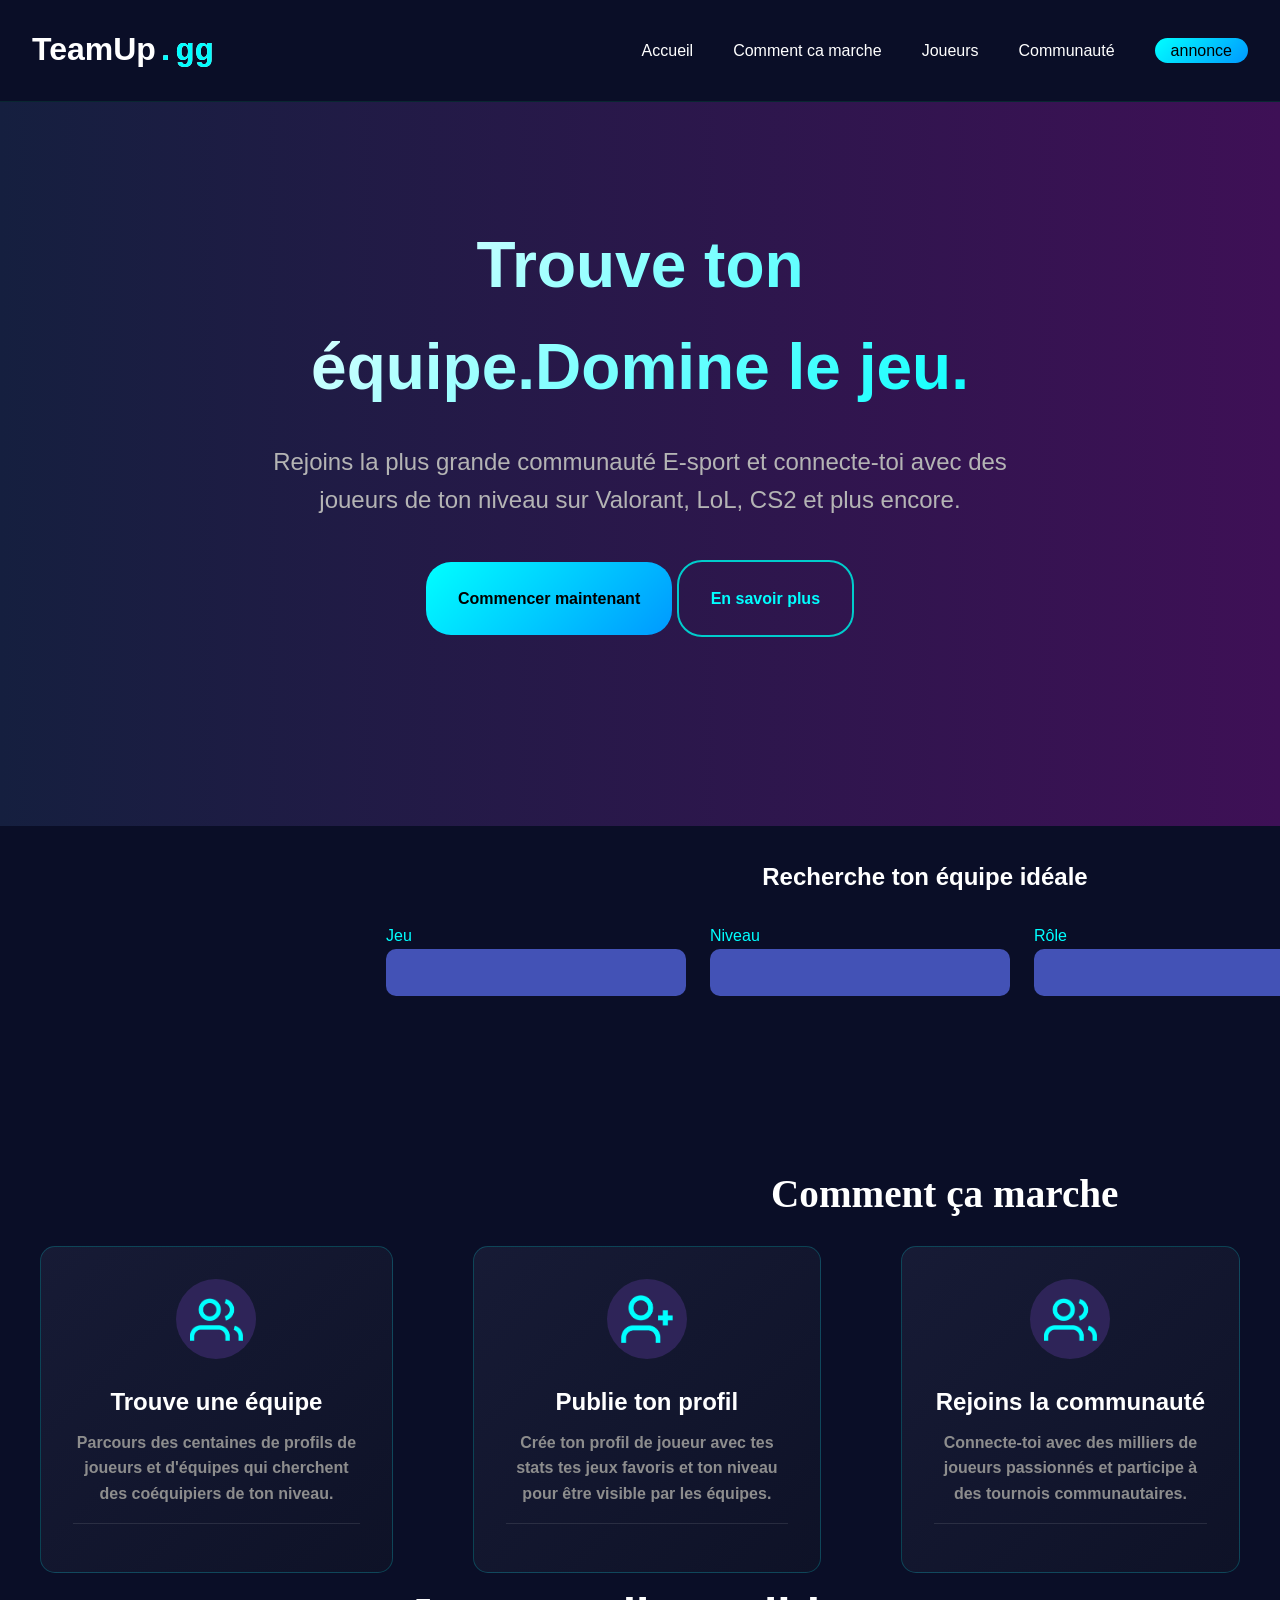
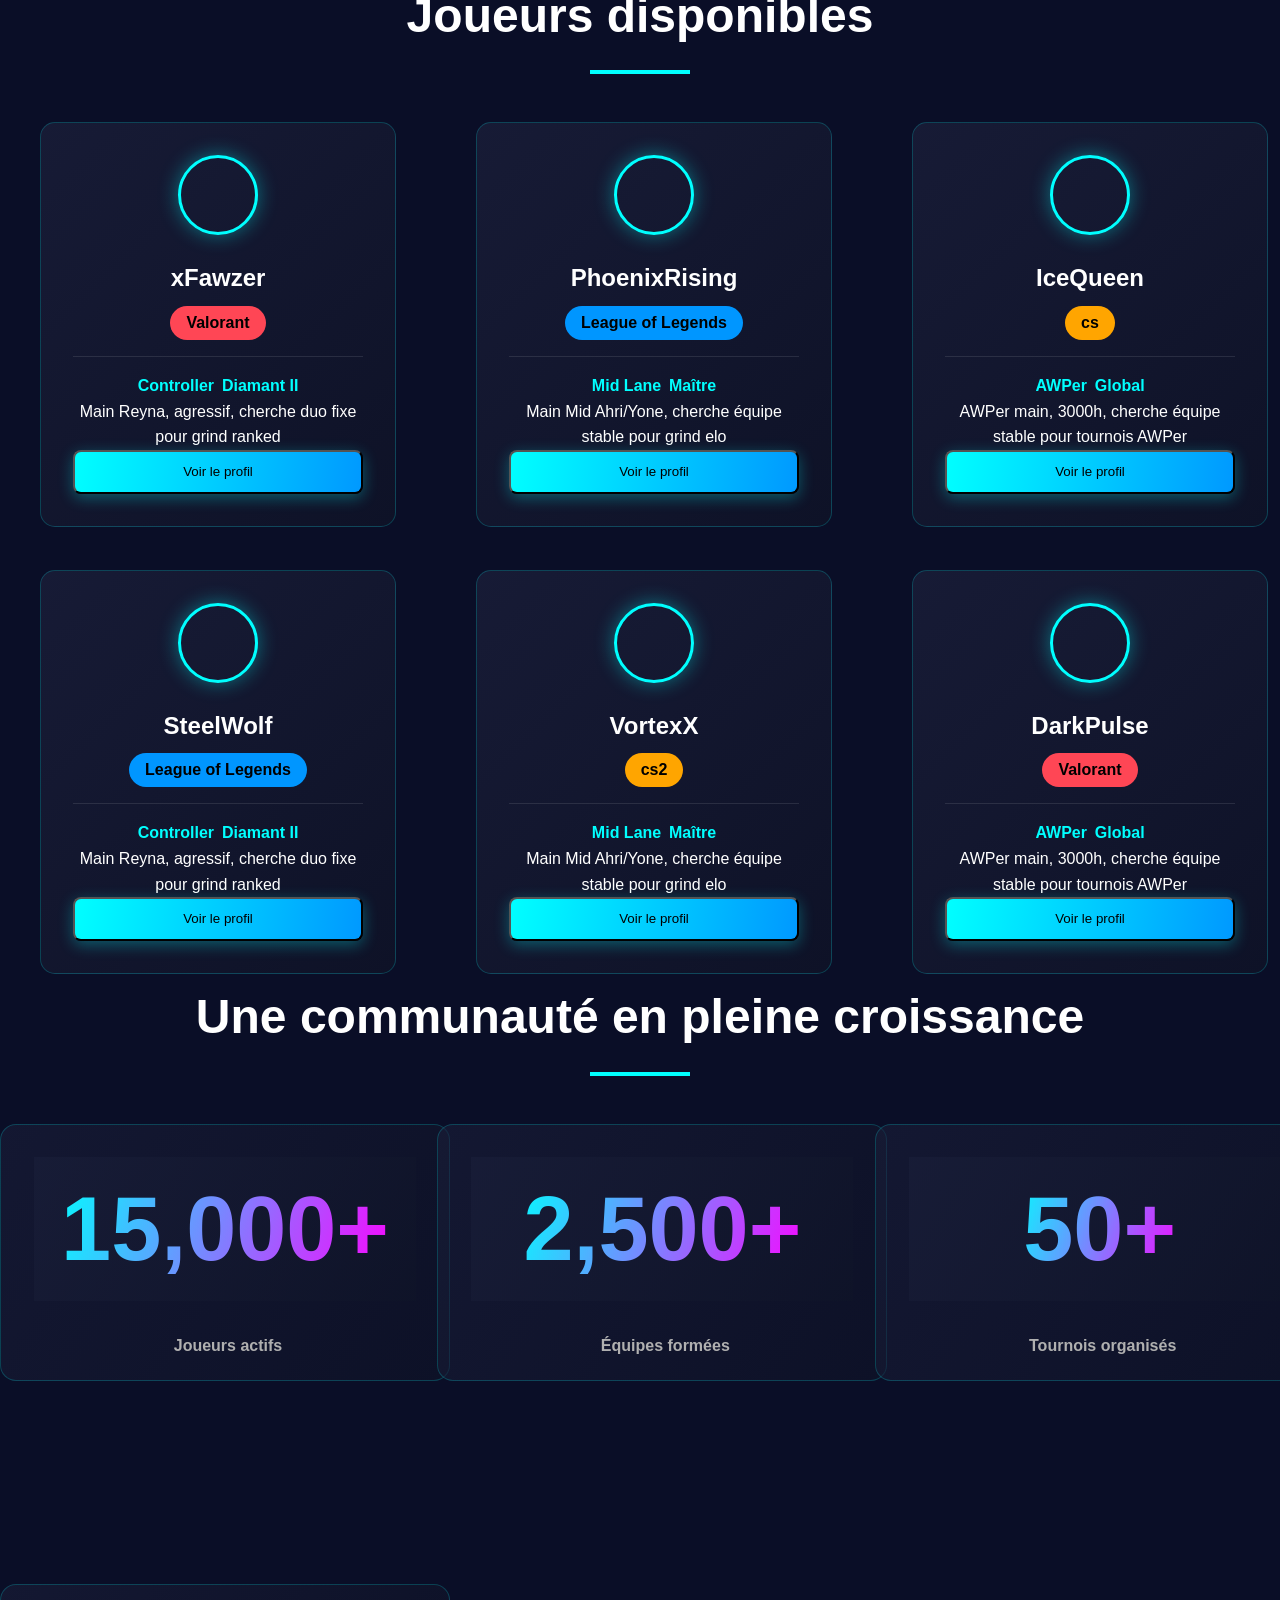
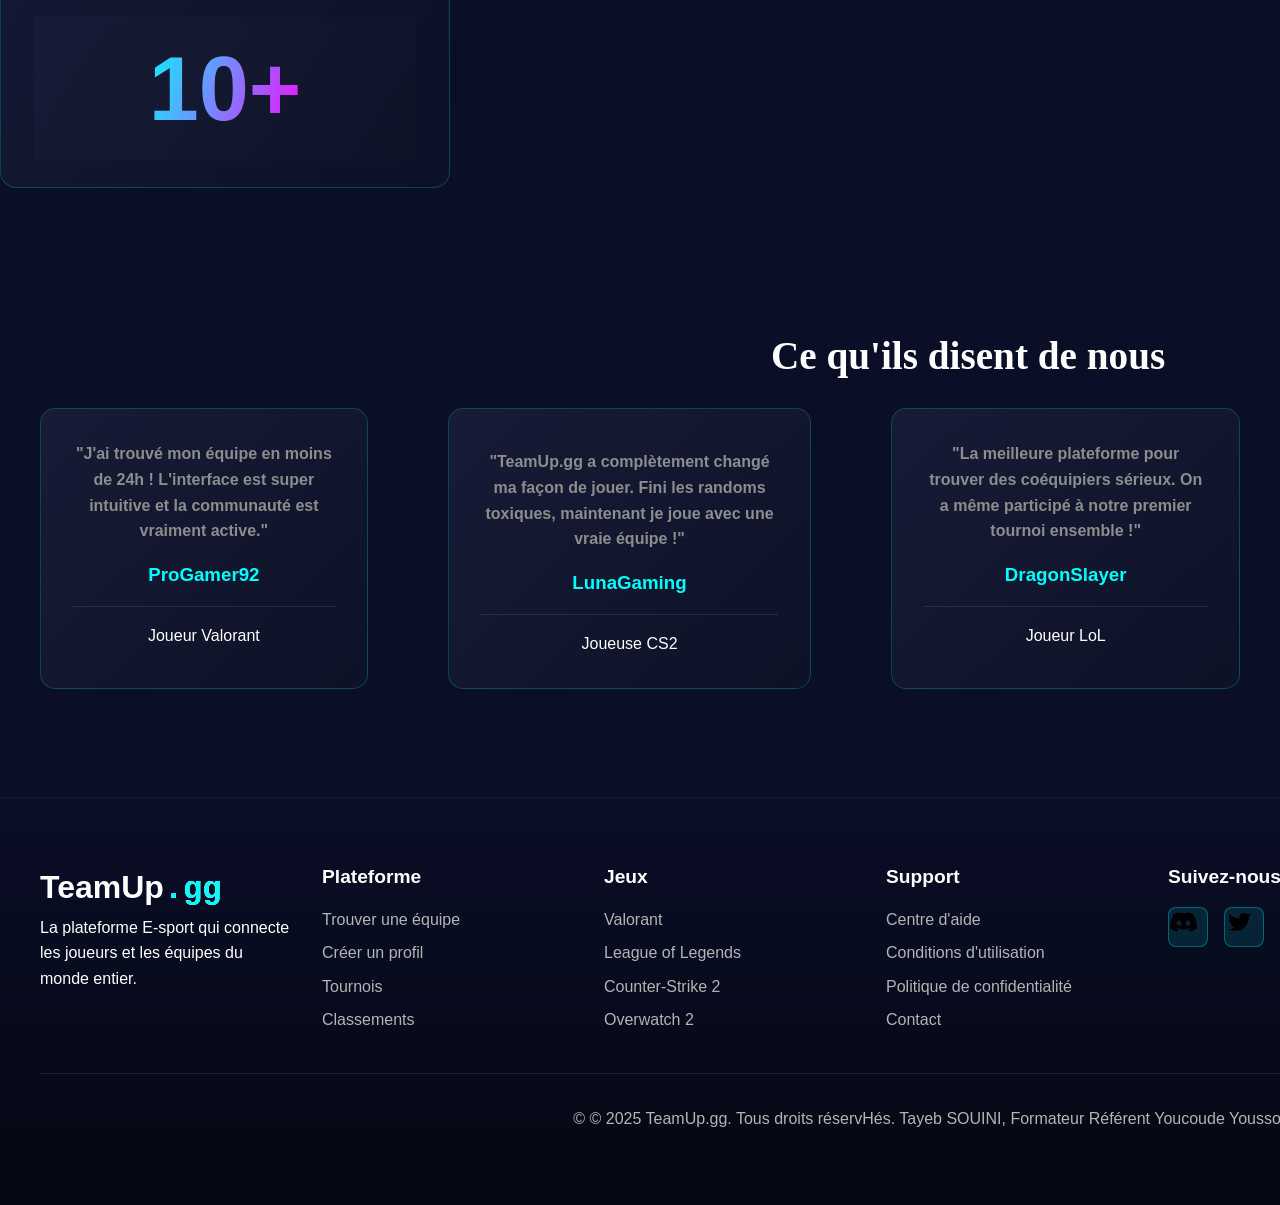
<file: index.html>
<!DOCTYPE html>
<html lang="fr">

<head>
    <meta charset="UTF-8">
    <meta name="viewport" content="width=device-width, initial-scale=1.0">
    <meta name="description"
        content="E-Arena - Plateforme E-Sport pour tournois, équipes et actualités gaming compétitif">
    <meta name="keywords" content="esport, gaming, tournois, compétition, équipes">
    <link rel="stylesheet" href="style.css">
    <meta name="author" content="E-Arena">
    <title>E-Arena | Plateforme E-Sport - Tournois & Compétitions</title>0


</head>

<body>
    <!-- Header -->
    <header>
        <nav>
            <div class="logo">TeamUp<samp class="logo1">.gg</samp></div>
            <ul class="nav-links">
                <li><a href="index.html">Accueil</a></li>
                <li><a href="#">Comment ca marche</a></li>
                <li><a href="Joueurs.html">Joueurs</a></li>
                <li><a href="#">Communauté</a></li>

                <a href="annonce.html" class="Connexion" id="lol">annonce</a>
            </ul>
        </nav>
    </header>

    <!-- Accueil -->
    <section class="hero">
        <div class="hero-content">
            <h1>Trouve ton équipe.Domine le jeu.</h1>
            <p>Rejoins la plus grande communauté E-sport et connecte-toi avec des joueurs de ton niveau sur Valorant,
                LoL, CS2 et plus encore.</p>
            <a href="#" class="button-Connexion">Commencer maintenant</a>
            
            <a href="Communauté.html" class="button-Connexion1">En savoir plus</a>
        </div>
    </section>
   <!-- recherche -->
      <section class="Recherche">
        <div class="re-box">
            <H1>Recherche ton équipe idéale</H1>

            <div class="form-Recherche">

                <div>
                    <label for="name" style="color: #00FFFF;">Jeu</label><br>
                    <input id="name" name="name" type="text" />
                </div>
                <div>
                    <label for="name" style="color: #00FFFF;">Niveau</label><br>
                    <input id="name" name="niveau" type="text" />
                </div>
                <div>
                    <label for="name" style="color: #00FFFF;">Rôle</label><br>

                    <input id="name" name="role" type="text" />
                </div>

                <div><button href="Tournois.html" class="button-Rechercher">Rechercher</button></div>

            </div>
        </div>
    </section>
        <br><br>
         <!-- Comment ça marche ?-->
     <br><br>
     <br><br>
     <br><br>
     
        <section id="equipes">
            <div class="Comment-1">
                 <h2 class="Comment-2">Comment ça marche</h2>
            </div>
            <div class="teams-grid">
                <article class="team-card">
                    <div class="team-logo-1"><img src="img/Screenshot 2025-10-16 110704.png"  style="width: 75%; height: auto; "></div>
                    <h3 class="team-name">Trouve une équipe</h3>
                    <p class="team-rank">Parcours des centaines de profils de joueurs et d'équipes qui cherchent des coéquipiers de ton niveau.</p>
                    <div class="team-stats">
                        
                    </div>
                </article>

                <article class="team-card">
                    <div class="team-logo-1"><img src="img/min.png"  style="width: 75%; height: auto; "></div>
                    <h3 class="team-name">Publie ton profil</h3>
                    <p class="team-rank">Crée ton profil de joueur avec tes stats tes jeux favoris et ton niveau pour être visible par les équipes.</p>
                    <div class="team-stats">
                        <div class="stat">
                            <span class="stat-value"></span>
                            <span class="stat-label"></span>
                        </div>
                        <div class="stat">
                            <span class="stat-value"></span>
                            <span class="stat-label"></span>
                        </div>
                        <div class="stat">
                            <span class="stat-value"></span>
                            <span class="stat-label"></span>
                        </div>
                    </div>
                </article>

                <article class="team-card">
                    <div class="team-logo-1"><img src="img/Screenshot 2025-10-16 110704.png"  style="width: 75%; height: auto; "></div>
                    <h3 class="team-name">Rejoins la communauté</h3>
                    <p class="team-rank">Connecte-toi avec des milliers de joueurs passionnés et participe à des tournois communautaires.</p>
                    <div class="team-stats">
                        
                    </div>
                </article>
            </div>
        </section>
         <!-- Joueurs -->
   <section id="equipes">
        <h2 class="section-title">Joueurs disponibles</h2>
        <div class="teams-grid">
            <!-- 1 -->
            <article class="team-card">
                <div class="team-logo"></div>
                <h3 class="team-name">xFawzer</h3>
                <div><button href="Tournois.html" class="profil-Valorant">Valorant</button></div>
                <div class="team-stats">
                    <div class="stat">
                        <h4 style="color: #00FFFF;" >Controller<samp> </samp> Diamant II</h4>
                        <p class="">Main Reyna, agressif, cherche duo fixe pour grind ranked</p>
                        <span class="stat-label"> </span>
                        <div><button href="index.html" class="button-profil">Voir le profil</button></div>
                    </div>
                </div>
            </article>
            <!-- 2 -->
            <article class="team-card">
                <div class="team-logo"></div>
                <h3 class="team-name">PhoenixRising</h3>
                <div><button href="Tournois.html" class="profil-lol">League of Legends</button></div>
                <div class="team-stats">
                    <div class="stat">
                        <h4 style="color: #00FFFF;" >Mid Lane<samp> </samp> Maître</h4>
                        <p class="">Main Mid Ahri/Yone, cherche équipe stable pour grind elo</p>
                        <span class="stat-label"> </span>
                        <div><button href="Tournois.html" class="button-profil">Voir le profil</button></div>
                    </div>
                </div>
            </article>
            <!-- 3 -->
            <article class="team-card">
                <div class="team-logo"></div>
                <h3 class="team-name">IceQueen</h3>
                <div><button href="Tournois.html" class="profil-cs2">cs</button></div>
                <div class="team-stats">
                    <div class="stat">
                        <h4 style="color: #00FFFF;" >AWPer<samp> </samp> Global</h4>
                        <p class="">AWPer main, 3000h, cherche équipe stable pour tournois AWPer</p>
                        <span class="stat-label"> </span>
                        <div><button href="Tournois.html" class="button-profil">Voir le profil</button></div>
                    </div>
                </div>
            </article>
            <!-- 4 -->
            <article class="team-card">
                <div class="team-logo"></div>
                <h3 class="team-name">NeonBlade</h3>
                <div><button href="Tournois.html" class="profil-Valorant">Valorant</button></div>
                <div class="team-stats">
                    <div class="stat">
                        <h4 style="color: #00FFFF;" >Controller<samp> </samp> Platine III</h4>
                        <p class="">Main Sage/Killjoy, bon teamplay, dispo soir pour scrims</p>
                        <span class="stat-label"> </span>
                        <div><button href="Tournois.html" class="button-profil">Voir le profil</button></div>
                    </div>
                </div>
            </article>
        </div>
    </section>
             <!-- Joueurs -->
   <section id="equipes">
        <h2 class=""><br></h2>
        <div class="teams-grid">
            <!-- 1 -->
            <article class="team-card">
                <div class="team-logo"></div>
                <h3 class="team-name">SteelWolf</h3>
                <div><button href="Tournois.html" class="profil-lol">League of Legends</button></div>
                <div class="team-stats">
                    <div class="stat">
                        <h4 style="color: #00FFFF;" >Controller<samp> </samp> Diamant II</h4>
                        <p class="">Main Reyna, agressif, cherche duo fixe pour grind ranked</p>
                        <span class="stat-label"> </span>
                        <div><button href="Tournois.html" class="button-profil">Voir le profil</button></div>
                    </div>
                </div>
            </article>
            <!-- 2 -->
            <article class="team-card">
                <div class="team-logo"></div>
                <h3 class="team-name">VortexX</h3>
                <div><button href="Tournois.html" class="profil-cs2">cs2</button></div>
                <div class="team-stats">
                    <div class="stat">
                        <h4 style="color: #00FFFF;" >Mid Lane<samp> </samp> Maître</h4>
                        <p class="">Main Mid Ahri/Yone, cherche équipe stable pour grind elo</p>
                        <span class="stat-label"> </span>
                        <div><button href="Tournois.html" class="button-profil">Voir le profil</button></div>
                    </div>
                </div>
            </article>
            <!-- 3 -->
            <article class="team-card">
                <div class="team-logo"></div>
                <h3 class="team-name">DarkPulse</h3>
                <div><button href="Tournois.html" class="profil-Valorant">Valorant</button></div>
                <div class="team-stats">
                    <div class="stat">
                        <h4 style="color: #00FFFF;" >AWPer<samp> </samp> Global</h4>
                        <p class="">AWPer main, 3000h, cherche équipe stable pour tournois AWPer</p>
                        <span class="stat-label"> </span>
                        <div><button href="Tournois.html" class="button-profil">Voir le profil</button></div>
                    </div>
                </div>
            </article>
            <!-- 4 -->
            <article class="team-card">
                <div class="team-logo"></div>
                <h3 class="team-name">FrostByte</h3>
                <div><button href="Tournois.html" class="profil-lol">League of Legends</button></div>
                <div class="team-stats">
                    <div class="stat">
                        <h4 style="color: #00FFFF;" >Controller<samp> </samp> Platine III</h4>
                        <p class="">Main Sage/Killjoy, bon teamplay, dispo soir pour scrims</p>
                        <span class="stat-label"> </span>
                        <div><button href="Tournois.html" class="button-profil">Voir le profil</button></div>
                    </div>
                </div>
            </article>
        </div>
    </section>
    <!-- Comment ça marche ?-->
         <section id="actualites">
        <h2 class="section-title">Une communauté en pleine croissance</h2>
        <div class="news-grid">
            <article class="news-card">
                <div class="news-image"><h1>15,000+</h1></div>
                <div class="news-content">
                    
                    <h3>Joueurs actifs</h3>
                    <br><br>
                    <h3>Joueurs actifs</h3>
                </div>
            </article>

            <article class="news-card">
                <div class="news-image"><h1>2,500+</h1></div>
                <div class="news-content">
                    <h3>Équipes formées</h3>
                </div>
            </article>

            <article class="news-card">
                <div class="news-image"><h1>50+</h1></div>
                <div class="news-content">
                    <h3>Tournois organisés</h3>
                </div>
            </article>
            <article class="news-card">
                <div class="news-image"><h1>10+</h1></div>
                <div class="news-content">
                    
                    <h3>Jeux supportés</h3>
                    
                </div>
            </article>
        </div>
    </section>
    <!-- 2 -->
      <section id="equipes">
            <div class="Comment-1">
                 <h2 class="Comment-2">Ce qu'ils disent de nous</h2>
            </div>
            <div class="teams-grid">
                <article class="team-card">
                    
                    
                    <p class="team-rank">"J'ai trouvé mon équipe en moins de 24h ! L'interface est super intuitive et la communauté est vraiment active."</p>
                    <h3 style="color: #00FFFF;">ProGamer92</h3>
                    <div class="team-stats">
                        Joueur Valorant
                    </div>
                </article>

                <article class="team-card">
                    <h3 class="team-name"></h3>
                    <p class="team-rank">"TeamUp.gg a complètement changé ma façon de jouer. Fini les randoms toxiques, maintenant je joue avec une vraie équipe !"</p>
                    <h3 style="color: #00FFFF;">LunaGaming</h3>
                    <div class="team-stats">
                        <div class="stat">
                            Joueuse CS2
                        </div>
                        
                    </div>
                </article>

                <article class="team-card">
                    
                    <p class="team-rank">"La meilleure plateforme pour trouver des coéquipiers sérieux. On a même participé à notre premier tournoi ensemble !"</p>
                    <h3 style="color: #00FFFF;">DragonSlayer</h3>

                    <div class="team-stats">
                        Joueur LoL
                    </div>
                </article>
            </div>
        </section>
        <br><br>
        <br><br>

    <!-- Footer -->
    <footer id="contact">
        <div class="footer-content">
            <div class="footer-section">
                    <div class="logo">TeamUp<samp class="logo1">.gg</samp></div>
                <p>La plateforme E-sport qui connecte les joueurs et les équipes du monde entier.</p>
            </div>

            <div class="footer-section">
                <h4>Plateforme</h4>
                <ul>
                    <li><a href="Joueurs.html">Trouver une équipe</a></li>
                    <li><a href="#">Créer un profil</a></li>
                    <li><a href="#">Tournois</a></li>
                    <li><a href="Joueurs.html">Classements</a></li>
                </ul>
            </div>

            <div class="footer-section">
                <h4>Jeux</h4>
                <ul>
                    <li><a href="#">Valorant</a></li>
                    <li><a href="#">League of Legends</a></li>
                    <li><a href="#">Counter-Strike 2</a></li>
                    <li><a href="#">Overwatch 2</a></li>
                </ul>
            </div>
            <div class="footer-section">
                <h4>Support</h4>
                <ul>
                    <li><a href="#">Centre d'aide</a></li>
                    <li><a href="#">Conditions d'utilisation</a></li>
                    <li><a href="#">Politique de confidentialité</a></li>
                    <li><a href="#">Contact</a></li>
                </ul>
            </div>

            <div class="footer-section">
                <h4>Suivez-nous</h4>
                <div class="social-links">
                    <a href="#" class="social-link" aria-label="Facebook"><img src="img/discord.svg"  style="width: 75%; height: auto; "></a>
                    <a href="#" class="social-link" aria-label="Twitter"><img src="img/twitter.svg"  style="width: 75%; height: auto; "></a>
                    <a href="#" class="social-link" aria-label="Instagram"><img src="img/twitch.svg"  style="width: 75%; height: auto; "></a>
                    <a href="#" class="social-link" aria-label="Discord"><img src="img/youtube.svg"  style="width: 75%; height: auto; "></a>
                </div>
            </div>
        </div>

        <div class="footer-bottom">
            <p class="footer-p">&copy; © 2025 TeamUp.gg. Tous droits réservHés. Tayeb SOUINI, Formateur Référent Youcoude Youssoufia</p>
        </div>
    </footer>
</body>

</html>
</file>
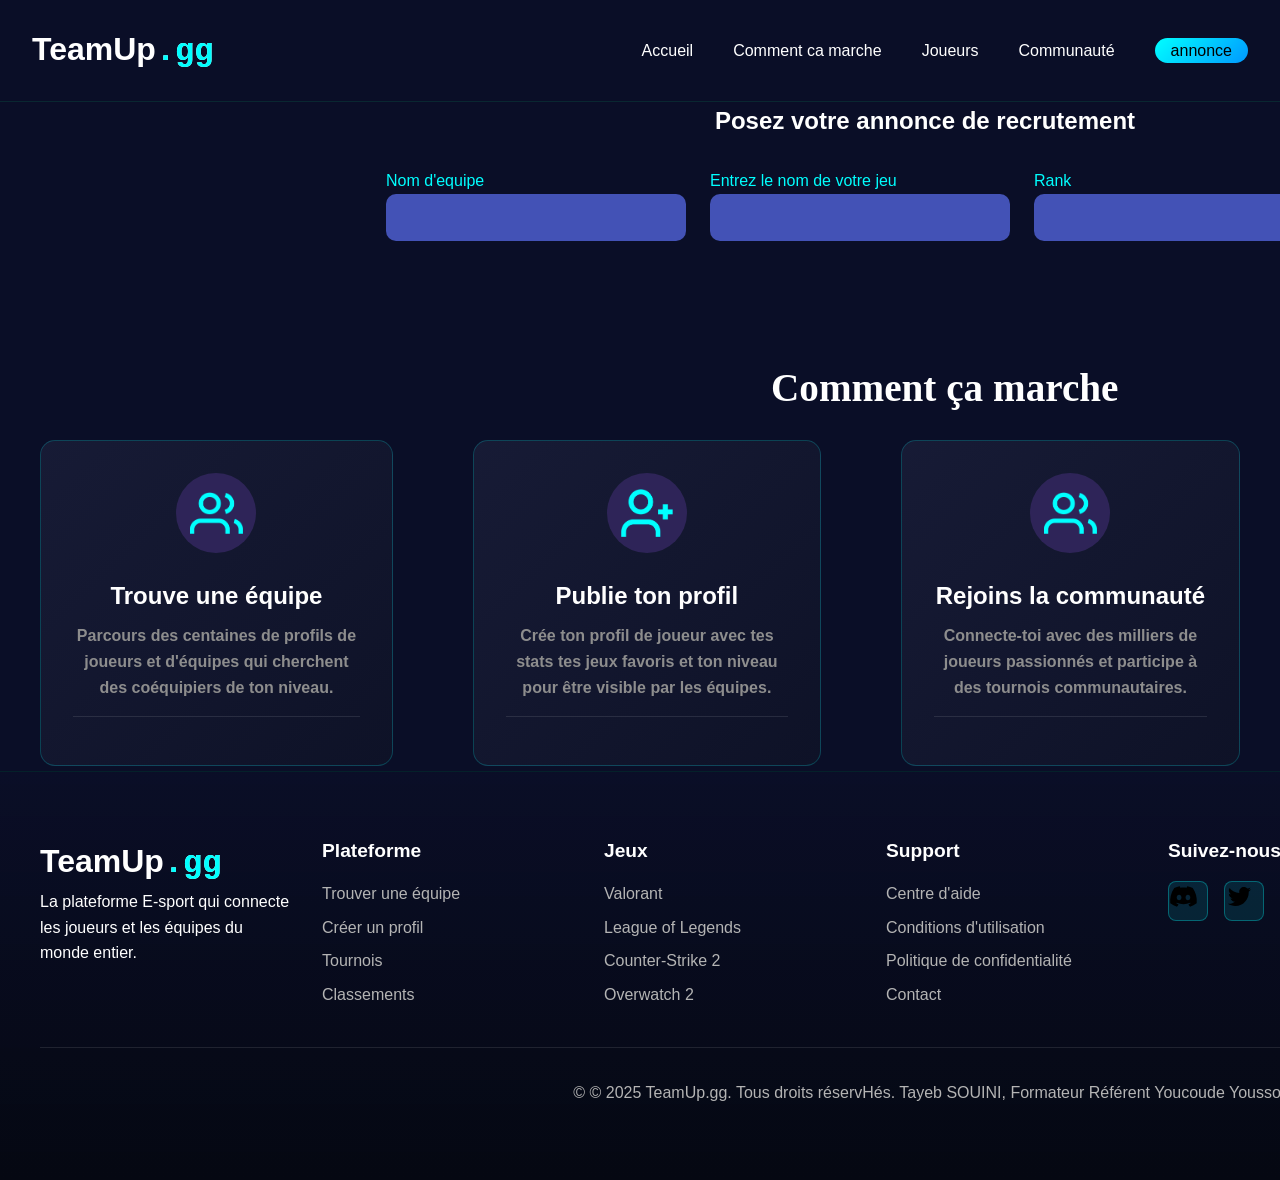
<file: annonce.html>
<!DOCTYPE html>
<html lang="fr">

<head>
    <meta charset="UTF-8">
    <meta name="viewport" content="width=device-width, initial-scale=1.0">
    <meta name="description"
        content="E-Arena - Plateforme E-Sport pour tournois, équipes et actualités gaming compétitif">
    <meta name="keywords" content="esport, gaming, tournois, compétition, équipes">
    <link rel="stylesheet" href="style.css">
    <meta name="author" content="E-Arena">
    <title>E-Arena | Plateforme E-Sport - Tournois & Compétitions</title>0


</head>

<body>
    <!-- Header -->
    <header>
        <nav>
            <div class="logo">TeamUp<samp class="logo1">.gg</samp></div>
            <ul class="nav-links">
                <li><a href="index.html">Accueil</a></li>
                <li><a href="Comment.html">Comment ca marche</a></li>
                <li><a href="Joueurs.html">Joueurs</a></li>
                <li><a href="Communauté.html">Communauté</a></li>
                                <a href="annonce.html" class="Connexion" id="lol">annonce</a>

            </ul>
        </nav>
    </header>
   <!-- recherche -->
    <br><br>
    <br><br>
      <section class="Recherche">
        <div class="re-box">
            <H1>Posez votre annonce de recrutement</H1>

            <div class="form-Recherche">

                <div>
                    <label for="name" style="color: #00FFFF;">Nom d'equipe</label><br>
                    <input id="name" name="name" type="text" />
                </div>
                <div>
                    <label for="name" style="color: #00FFFF;">Entrez le nom de votre jeu</label><br>
                    <input id="name" name="niveau" type="text" />
                </div>
                <div>
                    <label for="name" style="color: #00FFFF;">Rank</label><br>

                    <input id="name" name="role" type="text" />
                </div>

                <div><button href="Tournois.html" class="button-Rechercher">submit</button></div>

            </div>
        </div>
    </section>
        <br><br>
        <br><br>
        <br><br>
         <!-- Joueurs -->
        <section id="equipes">
            <div class="Comment-1">
                 <h2 class="Comment-2">Comment ça marche</h2>
            </div>
            <div class="teams-grid">
                <article class="team-card">
                    <div class="team-logo-1"><img src="img/Screenshot 2025-10-16 110704.png"  style="width: 75%; height: auto; "></div>
                    <h3 class="team-name">Trouve une équipe</h3>
                    <p class="team-rank">Parcours des centaines de profils de joueurs et d'équipes qui cherchent des coéquipiers de ton niveau.</p>
                    <div class="team-stats">
                        
                    </div>
                </article>

                <article class="team-card">
                    <div class="team-logo-1"><img src="img/min.png"  style="width: 75%; height: auto; "></div>
                    <h3 class="team-name">Publie ton profil</h3>
                    <p class="team-rank">Crée ton profil de joueur avec tes stats tes jeux favoris et ton niveau pour être visible par les équipes.</p>
                    <div class="team-stats">
                        <div class="stat">
                            <span class="stat-value"></span>
                            <span class="stat-label"></span>
                        </div>
                        <div class="stat">
                            <span class="stat-value"></span>
                            <span class="stat-label"></span>
                        </div>
                        <div class="stat">
                            <span class="stat-value"></span>
                            <span class="stat-label"></span>
                        </div>
                    </div>
                </article>

                <article class="team-card">
                    <div class="team-logo-1"><img src="img/Screenshot 2025-10-16 110704.png"  style="width: 75%; height: auto; "></div>
                    <h3 class="team-name">Rejoins la communauté</h3>
                    <p class="team-rank">Connecte-toi avec des milliers de joueurs passionnés et participe à des tournois communautaires.</p>
                    <div class="team-stats">
                        
                    </div>
                </article>
            </div>
        </section>
    
            
    <footer id="contact">
        <div class="footer-content">
            <div class="footer-section">
                    <div class="logo">TeamUp<samp class="logo1">.gg</samp></div>
                <p>La plateforme E-sport qui connecte les joueurs et les équipes du monde entier.</p>
            </div>

            <div class="footer-section">
                <h4>Plateforme</h4>
                <ul>
                    <li><a href="Joueurs.html">Trouver une équipe</a></li>
                    <li><a href="#">Créer un profil</a></li>
                    <li><a href="#">Tournois</a></li>
                    <li><a href="Joueurs.html">Classements</a></li>
                </ul>
            </div>

            <div class="footer-section">
                <h4>Jeux</h4>
                <ul>
                    <li><a href="#">Valorant</a></li>
                    <li><a href="#">League of Legends</a></li>
                    <li><a href="#">Counter-Strike 2</a></li>
                    <li><a href="#">Overwatch 2</a></li>
                </ul>
            </div>
            <div class="footer-section">
                <h4>Support</h4>
                <ul>
                    <li><a href="#">Centre d'aide</a></li>
                    <li><a href="#">Conditions d'utilisation</a></li>
                    <li><a href="#">Politique de confidentialité</a></li>
                    <li><a href="#">Contact</a></li>
                </ul>
            </div>

            <div class="footer-section">
                <h4>Suivez-nous</h4>
                <div class="social-links">
                    <a href="#" class="social-link" aria-label="Facebook"><img src="img/discord.svg"  style="width: 75%; height: auto; "></a>
                    <a href="#" class="social-link" aria-label="Twitter"><img src="img/twitter.svg"  style="width: 75%; height: auto; "></a>
                    <a href="#" class="social-link" aria-label="Instagram"><img src="img/twitch.svg"  style="width: 75%; height: auto; "></a>
                    <a href="#" class="social-link" aria-label="Discord"><img src="img/youtube.svg"  style="width: 75%; height: auto; "></a>
                </div>
            </div>
        </div>

        <div class="footer-bottom">
            <p class="footer-p">&copy; © 2025 TeamUp.gg. Tous droits réservHés. Tayeb SOUINI, Formateur Référent Youcoude Youssoufia</p>
        </div>
    </footer>
</body>

</html>
</file>
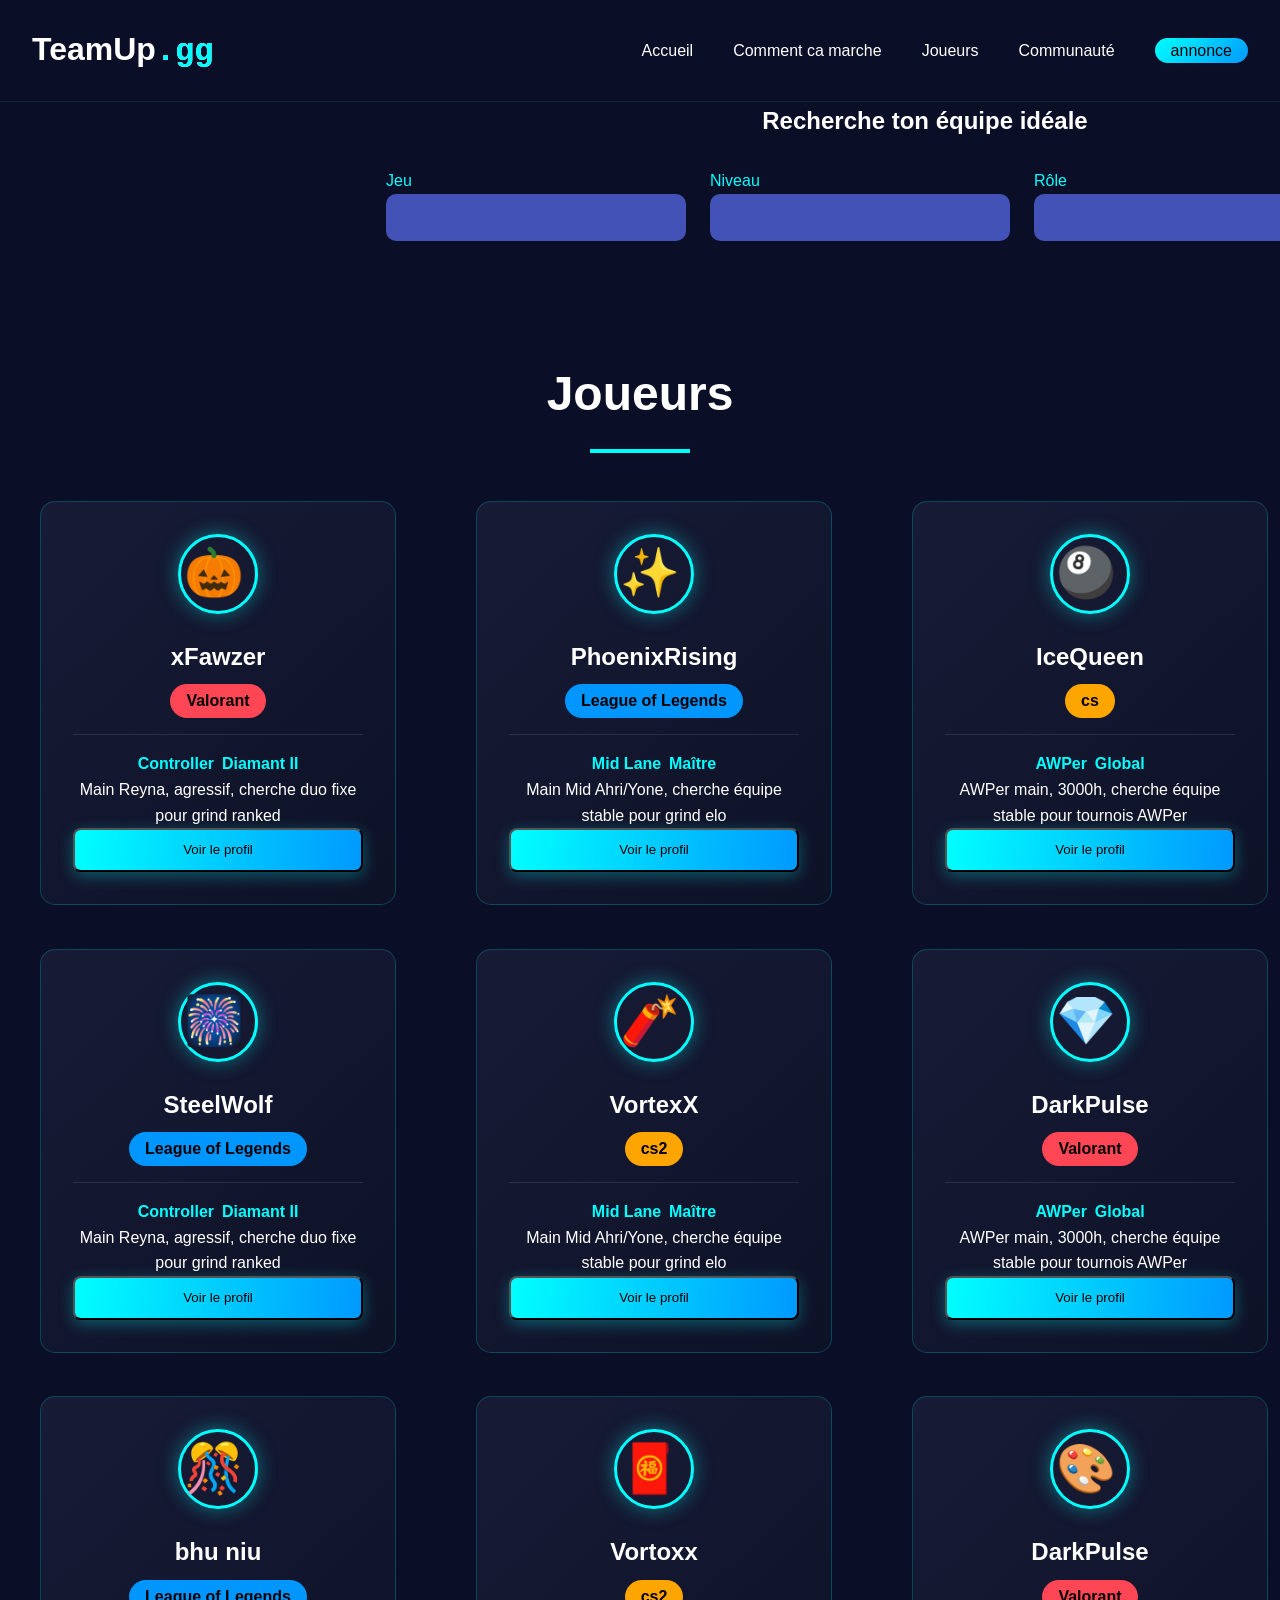
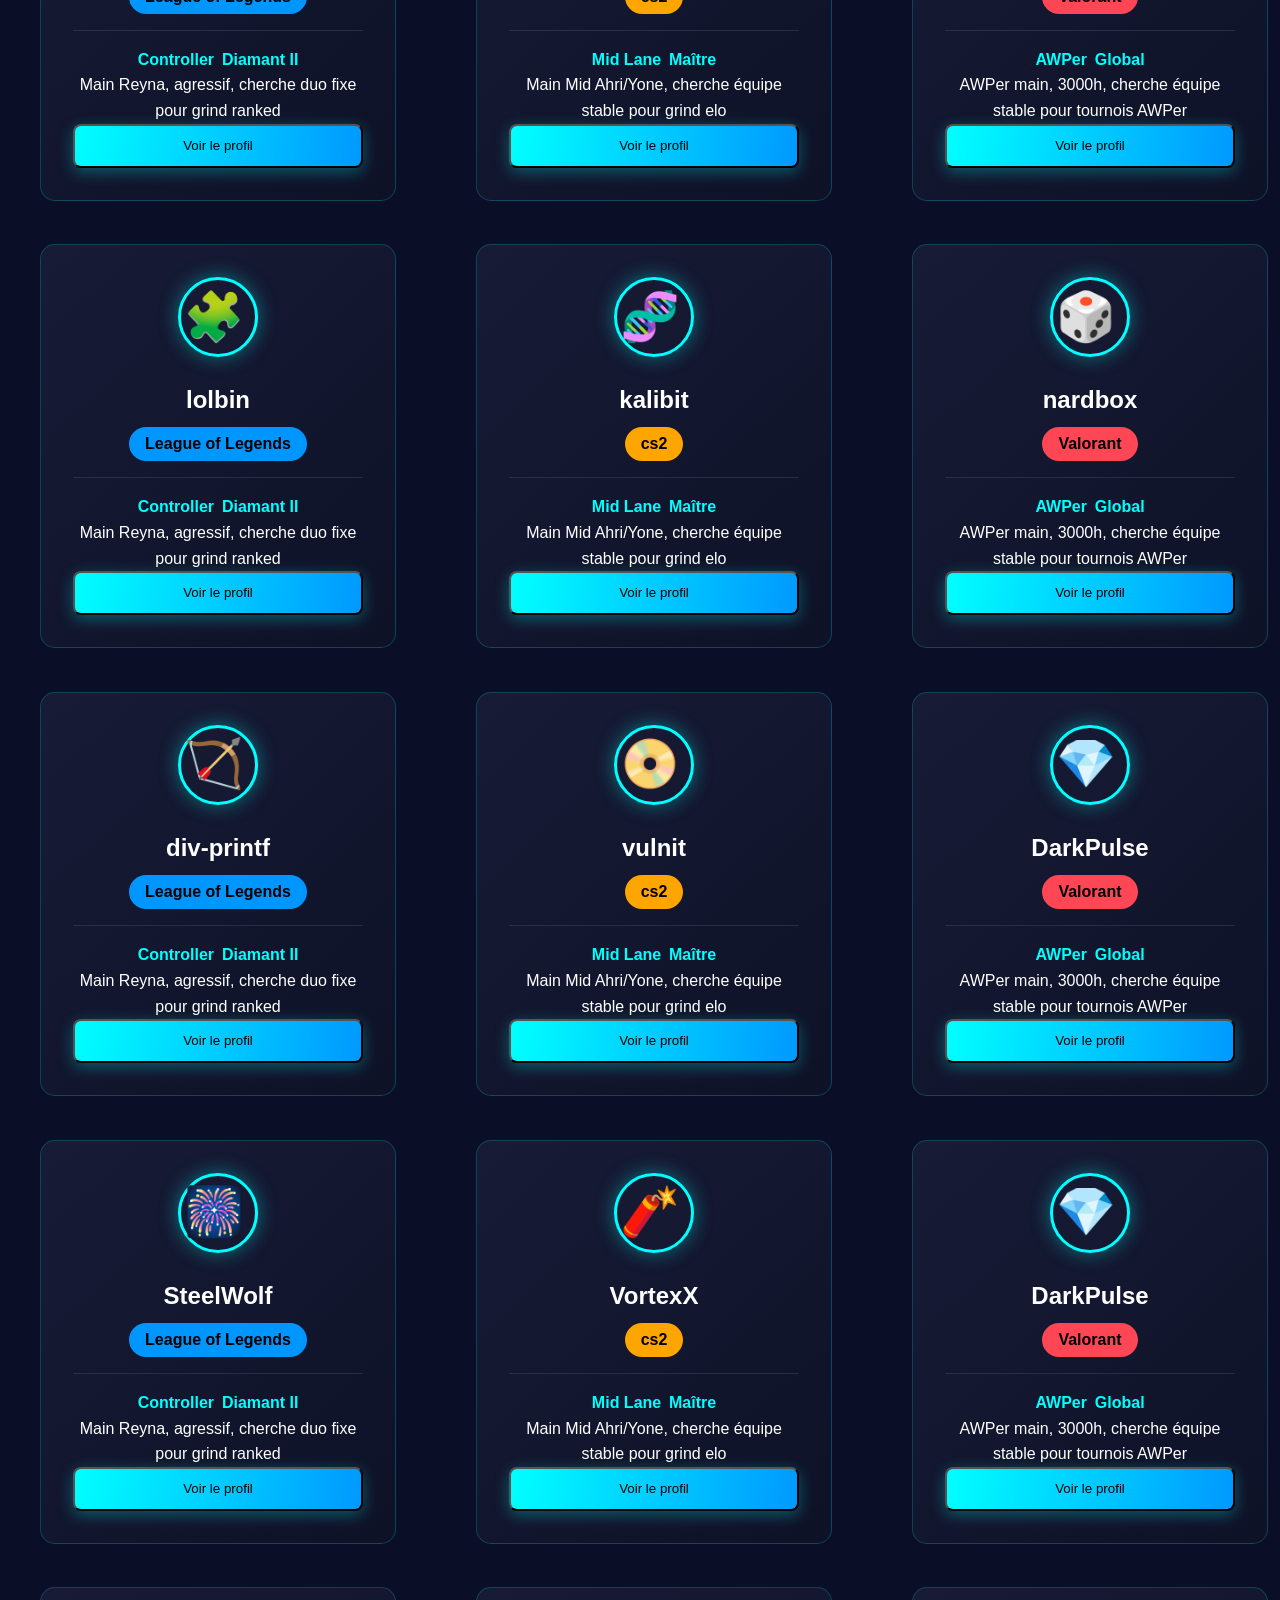
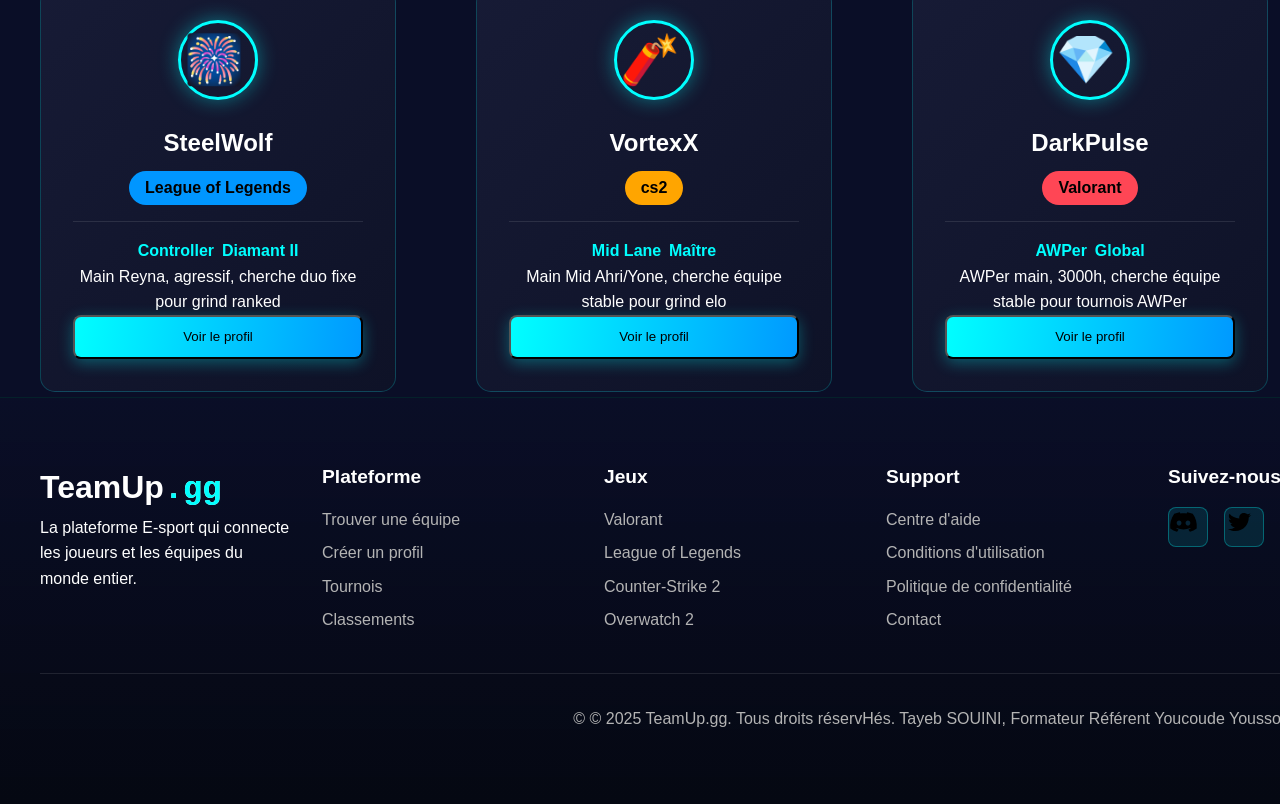
<file: Joueurs.html>
<!DOCTYPE html>
<html lang="fr">

<head>
    <meta charset="UTF-8">
    <meta name="viewport" content="width=device-width, initial-scale=1.0">
    <meta name="description"
        content="E-Arena - Plateforme E-Sport pour tournois, équipes et actualités gaming compétitif">
    <meta name="keywords" content="esport, gaming, tournois, compétition, équipes">
    <link rel="stylesheet" href="style.css">
    <meta name="author" content="E-Arena">
    <title>E-Arena | Plateforme E-Sport - Tournois & Compétitions</title>0


</head>

<body>
    <!-- Header -->
    <header>
        <nav>
            <div class="logo">TeamUp<samp class="logo1">.gg</samp></div>
            <ul class="nav-links">
                <li><a href="index.html">Accueil</a></li>
                <li><a href="#">Comment ca marche</a></li>
                <li><a href="Joueurs.html">Joueurs</a></li>
                <li><a href="#">Communauté</a></li>
                <a href="annonce.html" class="Connexion" id="lol">annonce</a>

            </ul>
        </nav>
    </header>
   <!-- recherche -->
    <br><br>
    <br><br>
      <section class="Recherche">
        <div class="re-box">
            <H1>Recherche ton équipe idéale</H1>

            <div class="form-Recherche">

                <div>
                    <label for="name" style="color: #00FFFF;">Jeu</label><br>
                    <input id="name" name="name" type="text" />
                </div>
                <div>
                    <label for="name" style="color: #00FFFF;">Niveau</label><br>
                    <input id="name" name="niveau" type="text" />
                </div>
                <div>
                    <label for="name" style="color: #00FFFF;">Rôle</label><br>

                    <input id="name" name="role" type="text" />
                </div>

                <div><button href="Tournois.html" class="button-Rechercher">Rechercher</button></div>

            </div>
        </div>
    </section>
        <br><br>
        <br><br>
        <br><br>
         <!-- Joueurs -->
   <section id="equipes">
        <h2 class="section-title">Joueurs</h2>
        <div class="teams-grid">
            <!-- 1 -->
            <article class="team-card">
                <div class="team-logo">🎃</div>
                <h3 class="team-name">xFawzer</h3>
                <div><button href="Tournois.html" class="profil-Valorant">Valorant</button></div>
                <div class="team-stats">
                    <div class="stat">
                        <h4 style="color: #00FFFF;" >Controller<samp> </samp> Diamant II</h4>
                        <p class="">Main Reyna, agressif, cherche duo fixe pour grind ranked</p>
                        <span class="stat-label"> </span>
                        <div><button href="index.html" class="button-profil">Voir le profil</button></div>
                    </div>
                </div>
            </article>
            <!-- 2 -->
            <article class="team-card">
                <div class="team-logo">✨</div>
                <h3 class="team-name">PhoenixRising</h3>
                <div><button href="Tournois.html" class="profil-lol">League of Legends</button></div>
                <div class="team-stats">
                    <div class="stat">
                        <h4 style="color: #00FFFF;" >Mid Lane<samp> </samp> Maître</h4>
                        <p class="">Main Mid Ahri/Yone, cherche équipe stable pour grind elo</p>
                        <span class="stat-label"> </span>
                        <div><button href="Tournois.html" class="button-profil">Voir le profil</button></div>
                    </div>
                </div>
            </article>
            <!-- 3 -->
            <article class="team-card">
                <div class="team-logo">🎱</div>
                <h3 class="team-name">IceQueen</h3>
                <div><button href="Tournois.html" class="profil-cs2">cs</button></div>
                <div class="team-stats">
                    <div class="stat">
                        <h4 style="color: #00FFFF;" >AWPer<samp> </samp> Global</h4>
                        <p class="">AWPer main, 3000h, cherche équipe stable pour tournois AWPer</p>
                        <span class="stat-label"> </span>
                        <div><button href="Tournois.html" class="button-profil">Voir le profil</button></div>
                    </div>
                </div>
            </article>
            <!-- 4 -->
            <article class="team-card">
                <div class="team-logo">👑</div>
                <h3 class="team-name">NeonBlade</h3>
                <div><button href="Tournois.html" class="profil-Valorant">Valorant</button></div>
                <div class="team-stats">
                    <div class="stat">
                        <h4 style="color: #00FFFF;" >Controller<samp> </samp> Platine III</h4>
                        <p class="">Main Sage/Killjoy, bon teamplay, dispo soir pour scrims</p>
                        <span class="stat-label"> </span>
                        <div><button href="Tournois.html" class="button-profil">Voir le profil</button></div>
                    </div>
                </div>
            </article>
        </div>
    </section>
             <!-- Joueurs -->
   <section id="equipes">
        <h2 class=""><br></h2>
        <div class="teams-grid">
            <!-- 1 -->
            <article class="team-card">
                <div class="team-logo">🎆</div>
                <h3 class="team-name">SteelWolf</h3>
                <div><button href="Tournois.html" class="profil-lol">League of Legends</button></div>
                <div class="team-stats">
                    <div class="stat">
                        <h4 style="color: #00FFFF;" >Controller<samp> </samp> Diamant II</h4>
                        <p class="">Main Reyna, agressif, cherche duo fixe pour grind ranked</p>
                        <span class="stat-label"> </span>
                        <div><button href="Tournois.html" class="button-profil">Voir le profil</button></div>
                    </div>
                </div>
            </article>
            <!-- 2 -->
            <article class="team-card">
                <div class="team-logo">🧨</div>
                <h3 class="team-name">VortexX</h3>
                <div><button href="Tournois.html" class="profil-cs2">cs2</button></div>
                <div class="team-stats">
                    <div class="stat">
                        <h4 style="color: #00FFFF;" >Mid Lane<samp> </samp> Maître</h4>
                        <p class="">Main Mid Ahri/Yone, cherche équipe stable pour grind elo</p>
                        <span class="stat-label"> </span>
                        <div><button href="Tournois.html" class="button-profil">Voir le profil</button></div>
                    </div>
                </div>
            </article>
            <!-- 3 -->
            <article class="team-card">
                <div class="team-logo">💎</div>
                <h3 class="team-name">DarkPulse</h3>
                <div><button href="Tournois.html" class="profil-Valorant">Valorant</button></div>
                <div class="team-stats">
                    <div class="stat">
                        <h4 style="color: #00FFFF;" >AWPer<samp> </samp> Global</h4>
                        <p class="">AWPer main, 3000h, cherche équipe stable pour tournois AWPer</p>
                        <span class="stat-label"> </span>
                        <div><button href="Tournois.html" class="button-profil">Voir le profil</button></div>
                    </div>
                </div>
            </article>
            <!-- 4 -->
            <article class="team-card">
                <div class="team-logo">🥉</div>
                <h3 class="team-name">FrostByte</h3>
                <div><button href="Tournois.html" class="profil-lol">League of Legends</button></div>
                <div class="team-stats">
                    <div class="stat">
                        <h4 style="color: #00FFFF;" >Controller<samp> </samp> Platine III</h4>
                        <p class="">Main Sage/Killjoy, bon teamplay, dispo soir pour scrims</p>
                        <span class="stat-label"> </span>
                        <div><button href="Tournois.html" class="button-profil">Voir le profil</button></div>
                    </div>
                </div>
            </article>
        </div>
    </section>
     <!-- Joueurs 2-->
                  
   <section id="equipes">
        <h2 class=""><br></h2>
        <div class="teams-grid">
            <!-- 1 -->
            <article class="team-card">
                <div class="team-logo">🎊</div>
                <h3 class="team-name">bhu niu</h3>
                <div><button href="Tournois.html" class="profil-lol">League of Legends</button></div>
                <div class="team-stats">
                    <div class="stat">
                        <h4 style="color: #00FFFF;" >Controller<samp> </samp> Diamant II</h4>
                        <p class="">Main Reyna, agressif, cherche duo fixe pour grind ranked</p>
                        <span class="stat-label"> </span>
                        <div><button href="Tournois.html" class="button-profil">Voir le profil</button></div>
                    </div>
                </div>
            </article>
            <!-- 2 -->
            <article class="team-card">
                <div class="team-logo">🧧</div>
                <h3 class="team-name">Vortoxx</h3>
                <div><button href="Tournois.html" class="profil-cs2">cs2</button></div>
                <div class="team-stats">
                    <div class="stat">
                        <h4 style="color: #00FFFF;" >Mid Lane<samp> </samp> Maître</h4>
                        <p class="">Main Mid Ahri/Yone, cherche équipe stable pour grind elo</p>
                        <span class="stat-label"> </span>
                        <div><button href="Tournois.html" class="button-profil">Voir le profil</button></div>
                    </div>
                </div>
            </article>
            <!-- 3 -->
            <article class="team-card">
                <div class="team-logo">🎨</div>
                <h3 class="team-name">DarkPulse</h3>
                <div><button href="Tournois.html" class="profil-Valorant">Valorant</button></div>
                <div class="team-stats">
                    <div class="stat">
                        <h4 style="color: #00FFFF;" >AWPer<samp> </samp> Global</h4>
                        <p class="">AWPer main, 3000h, cherche équipe stable pour tournois AWPer</p>
                        <span class="stat-label"> </span>
                        <div><button href="Tournois.html" class="button-profil">Voir le profil</button></div>
                    </div>
                </div>
            </article>
            <!-- 4 -->
            <article class="team-card">
                <div class="team-logo">🔔</div>
                <h3 class="team-name">nitrovir</h3>
                <div><button href="Tournois.html" class="profil-lol">League of Legends</button></div>
                <div class="team-stats">
                    <div class="stat">
                        <h4 style="color: #00FFFF;" >Controller<samp> </samp> Platine III</h4>
                        <p class="">Main Sage/Killjoy, bon teamplay, dispo soir pour scrims</p>
                        <span class="stat-label"> </span>
                        <div><button href="Tournois.html" class="button-profil">Voir le profil</button></div>
                    </div>
                </div>
            </article>
        </div>
    </section>
                 <!-- Joueurs 3-->
   <section id="equipes">
        <h2 class=""><br></h2>
        <div class="teams-grid">
            <!-- 1 -->
            <article class="team-card">
                <div class="team-logo">🧩</div>
                <h3 class="team-name">lolbin</h3>
                <div><button href="Tournois.html" class="profil-lol">League of Legends</button></div>
                <div class="team-stats">
                    <div class="stat">
                        <h4 style="color: #00FFFF;" >Controller<samp> </samp> Diamant II</h4>
                        <p class="">Main Reyna, agressif, cherche duo fixe pour grind ranked</p>
                        <span class="stat-label"> </span>
                        <div><button href="Tournois.html" class="button-profil">Voir le profil</button></div>
                    </div>
                </div>
            </article>
            <!-- 2 -->
            <article class="team-card">
                <div class="team-logo">🧬</div>
                <h3 class="team-name">kalibit</h3>
                <div><button href="Tournois.html" class="profil-cs2">cs2</button></div>
                <div class="team-stats">
                    <div class="stat">
                        <h4 style="color: #00FFFF;" >Mid Lane<samp> </samp> Maître</h4>
                        <p class="">Main Mid Ahri/Yone, cherche équipe stable pour grind elo</p>
                        <span class="stat-label"> </span>
                        <div><button href="Tournois.html" class="button-profil">Voir le profil</button></div>
                    </div>
                </div>
            </article>
            <!-- 3 -->
            <article class="team-card">
                <div class="team-logo">🎲</div>
                <h3 class="team-name">nardbox</h3>
                <div><button href="Tournois.html" class="profil-Valorant">Valorant</button></div>
                <div class="team-stats">
                    <div class="stat">
                        <h4 style="color: #00FFFF;" >AWPer<samp> </samp> Global</h4>
                        <p class="">AWPer main, 3000h, cherche équipe stable pour tournois AWPer</p>
                        <span class="stat-label"> </span>
                        <div><button href="Tournois.html" class="button-profil">Voir le profil</button></div>
                    </div>
                </div>
            </article>
            <!-- 4 -->
            <article class="team-card">
                <div class="team-logo">🥎</div>
                <h3 class="team-name">Fotbol-rf</h3>
                <div><button href="Tournois.html" class="profil-lol">League of Legends</button></div>
                <div class="team-stats">
                    <div class="stat">
                        <h4 style="color: #00FFFF;" >Controller<samp> </samp> Platine III</h4>
                        <p class="">Main Sage/Killjoy, bon teamplay, dispo soir pour scrims</p>
                        <span class="stat-label"> </span>
                        <div><button href="Tournois.html" class="button-profil">Voir le profil</button></div>
                    </div>
                </div>
            </article>
        </div>
    </section>
                 <!-- Joueurs 4 -->
   <section id="equipes">
        <h2 class=""><br></h2>
        <div class="teams-grid">
            <!-- 1 -->
            <article class="team-card">
                <div class="team-logo">🏹</div>
                <h3 class="team-name">div-printf</h3>
                <div><button href="Tournois.html" class="profil-lol">League of Legends</button></div>
                <div class="team-stats">
                    <div class="stat">
                        <h4 style="color: #00FFFF;" >Controller<samp> </samp> Diamant II</h4>
                        <p class="">Main Reyna, agressif, cherche duo fixe pour grind ranked</p>
                        <span class="stat-label"> </span>
                        <div><button href="Tournois.html" class="button-profil">Voir le profil</button></div>
                    </div>
                </div>
            </article>
            <!-- 2 -->
            <article class="team-card">
                <div class="team-logo">📀</div>
                <h3 class="team-name">vulnit</h3>
                <div><button href="Tournois.html" class="profil-cs2">cs2</button></div>
                <div class="team-stats">
                    <div class="stat">
                        <h4 style="color: #00FFFF;" >Mid Lane<samp> </samp> Maître</h4>
                        <p class="">Main Mid Ahri/Yone, cherche équipe stable pour grind elo</p>
                        <span class="stat-label"> </span>
                        <div><button href="Tournois.html" class="button-profil">Voir le profil</button></div>
                    </div>
                </div>
            </article>
            <!-- 3 -->
            <article class="team-card">
                <div class="team-logo">💎</div>
                <h3 class="team-name">DarkPulse</h3>
                <div><button href="Tournois.html" class="profil-Valorant">Valorant</button></div>
                <div class="team-stats">
                    <div class="stat">
                        <h4 style="color: #00FFFF;" >AWPer<samp> </samp> Global</h4>
                        <p class="">AWPer main, 3000h, cherche équipe stable pour tournois AWPer</p>
                        <span class="stat-label"> </span>
                        <div><button href="Tournois.html" class="button-profil">Voir le profil</button></div>
                    </div>
                </div>
            </article>
            <!-- 4 -->
            <article class="team-card">
                <div class="team-logo">🥉</div>
                <h3 class="team-name">FrostByte</h3>
                <div><button href="Tournois.html" class="profil-lol">League of Legends</button></div>
                <div class="team-stats">
                    <div class="stat">
                        <h4 style="color: #00FFFF;" >Controller<samp> </samp> Platine III</h4>
                        <p class="">Main Sage/Killjoy, bon teamplay, dispo soir pour scrims</p>
                        <span class="stat-label"> </span>
                        <div><button href="Tournois.html" class="button-profil">Voir le profil</button></div>
                    </div>
                </div>
            </article>
        </div>
    </section>
                 <!-- Joueurs -->
   <section id="equipes">
        <h2 class=""><br></h2>
        <div class="teams-grid">
            <!-- 1 -->
            <article class="team-card">
                <div class="team-logo">🎆</div>
                <h3 class="team-name">SteelWolf</h3>
                <div><button href="Tournois.html" class="profil-lol">League of Legends</button></div>
                <div class="team-stats">
                    <div class="stat">
                        <h4 style="color: #00FFFF;" >Controller<samp> </samp> Diamant II</h4>
                        <p class="">Main Reyna, agressif, cherche duo fixe pour grind ranked</p>
                        <span class="stat-label"> </span>
                        <div><button href="Tournois.html" class="button-profil">Voir le profil</button></div>
                    </div>
                </div>
            </article>
            <!-- 2 -->
            <article class="team-card">
                <div class="team-logo">🧨</div>
                <h3 class="team-name">VortexX</h3>
                <div><button href="Tournois.html" class="profil-cs2">cs2</button></div>
                <div class="team-stats">
                    <div class="stat">
                        <h4 style="color: #00FFFF;" >Mid Lane<samp> </samp> Maître</h4>
                        <p class="">Main Mid Ahri/Yone, cherche équipe stable pour grind elo</p>
                        <span class="stat-label"> </span>
                        <div><button href="Tournois.html" class="button-profil">Voir le profil</button></div>
                    </div>
                </div>
            </article>
            <!-- 3 -->
            <article class="team-card">
                <div class="team-logo">💎</div>
                <h3 class="team-name">DarkPulse</h3>
                <div><button href="Tournois.html" class="profil-Valorant">Valorant</button></div>
                <div class="team-stats">
                    <div class="stat">
                        <h4 style="color: #00FFFF;" >AWPer<samp> </samp> Global</h4>
                        <p class="">AWPer main, 3000h, cherche équipe stable pour tournois AWPer</p>
                        <span class="stat-label"> </span>
                        <div><button href="Tournois.html" class="button-profil">Voir le profil</button></div>
                    </div>
                </div>
            </article>
            <!-- 4 -->
            <article class="team-card">
                <div class="team-logo">🥉</div>
                <h3 class="team-name">FrostByte</h3>
                <div><button href="Tournois.html" class="profil-lol">League of Legends</button></div>
                <div class="team-stats">
                    <div class="stat">
                        <h4 style="color: #00FFFF;" >Controller<samp> </samp> Platine III</h4>
                        <p class="">Main Sage/Killjoy, bon teamplay, dispo soir pour scrims</p>
                        <span class="stat-label"> </span>
                        <div><button href="Tournois.html" class="button-profil">Voir le profil</button></div>
                    </div>
                </div>
            </article>
        </div>
    </section>
                 <!-- Joueurs -->
   <section id="equipes">
        <h2 class=""><br></h2>
        <div class="teams-grid">
            <!-- 1 -->
            <article class="team-card">
                <div class="team-logo">🎆</div>
                <h3 class="team-name">SteelWolf</h3>
                <div><button href="Tournois.html" class="profil-lol">League of Legends</button></div>
                <div class="team-stats">
                    <div class="stat">
                        <h4 style="color: #00FFFF;" >Controller<samp> </samp> Diamant II</h4>
                        <p class="">Main Reyna, agressif, cherche duo fixe pour grind ranked</p>
                        <span class="stat-label"> </span>
                        <div><button href="Tournois.html" class="button-profil">Voir le profil</button></div>
                    </div>
                </div>
            </article>
            <!-- 2 -->
            <article class="team-card">
                <div class="team-logo">🧨</div>
                <h3 class="team-name">VortexX</h3>
                <div><button href="Tournois.html" class="profil-cs2">cs2</button></div>
                <div class="team-stats">
                    <div class="stat">
                        <h4 style="color: #00FFFF;" >Mid Lane<samp> </samp> Maître</h4>
                        <p class="">Main Mid Ahri/Yone, cherche équipe stable pour grind elo</p>
                        <span class="stat-label"> </span>
                        <div><button href="Tournois.html" class="button-profil">Voir le profil</button></div>
                    </div>
                </div>
            </article>
            <!-- 3 -->
            <article class="team-card">
                <div class="team-logo">💎</div>
                <h3 class="team-name">DarkPulse</h3>
                <div><button href="Tournois.html" class="profil-Valorant">Valorant</button></div>
                <div class="team-stats">
                    <div class="stat">
                        <h4 style="color: #00FFFF;" >AWPer<samp> </samp> Global</h4>
                        <p class="">AWPer main, 3000h, cherche équipe stable pour tournois AWPer</p>
                        <span class="stat-label"> </span>
                        <div><button href="Tournois.html" class="button-profil">Voir le profil</button></div>
                    </div>
                </div>
            </article>
            <!-- 4 -->
            <article class="team-card">
                <div class="team-logo">🥉</div>
                <h3 class="team-name">FrostByte</h3>
                <div><button href="Tournois.html" class="profil-lol">League of Legends</button></div>
                <div class="team-stats">
                    <div class="stat">
                        <h4 style="color: #00FFFF;" >Controller<samp> </samp> Platine III</h4>
                        <p class="">Main Sage/Killjoy, bon teamplay, dispo soir pour scrims</p>
                        <span class="stat-label"> </span>
                        <div><button href="Tournois.html" class="button-profil">Voir le profil</button></div>
                    </div>
                </div>
            </article>
        </div>
    </section>
        <!-- Footer -->       
    <footer id="contact">
        <div class="footer-content">
            <div class="footer-section">
                    <div class="logo">TeamUp<samp class="logo1">.gg</samp></div>
                <p>La plateforme E-sport qui connecte les joueurs et les équipes du monde entier.</p>
            </div>

            <div class="footer-section">
                <h4>Plateforme</h4>
                <ul>
                    <li><a href="Joueurs.html">Trouver une équipe</a></li>
                    <li><a href="#">Créer un profil</a></li>
                    <li><a href="#">Tournois</a></li>
                    <li><a href="Joueurs.html">Classements</a></li>
                </ul>
            </div>

            <div class="footer-section">
                <h4>Jeux</h4>
                <ul>
                    <li><a href="#">Valorant</a></li>
                    <li><a href="#">League of Legends</a></li>
                    <li><a href="#">Counter-Strike 2</a></li>
                    <li><a href="#">Overwatch 2</a></li>
                </ul>
            </div>
            <div class="footer-section">
                <h4>Support</h4>
                <ul>
                    <li><a href="#">Centre d'aide</a></li>
                    <li><a href="#">Conditions d'utilisation</a></li>
                    <li><a href="#">Politique de confidentialité</a></li>
                    <li><a href="#">Contact</a></li>
                </ul>
            </div>

            <div class="footer-section">
                <h4>Suivez-nous</h4>
                <div class="social-links">
                    <a href="#" class="social-link" aria-label="Facebook"><img src="img/discord.svg"  style="width: 75%; height: auto; "></a>
                    <a href="#" class="social-link" aria-label="Twitter"><img src="img/twitter.svg"  style="width: 75%; height: auto; "></a>
                    <a href="#" class="social-link" aria-label="Instagram"><img src="img/twitch.svg"  style="width: 75%; height: auto; "></a>
                    <a href="#" class="social-link" aria-label="Discord"><img src="img/youtube.svg"  style="width: 75%; height: auto; "></a>
                </div>
            </div>
        </div>

        <div class="footer-bottom">
            <p class="footer-p">&copy; © 2025 TeamUp.gg. Tous droits réservHés. Tayeb SOUINI, Formateur Référent Youcoude Youssoufia</p>
        </div>
    </footer>
</body>

</html>
</file>
<file: style.css>
* {
  margin: 0;
  padding: 0;
  box-sizing: border-box;
}

:root {
  --primary-color: #00FFFF;
  --secondary-color: #ff0080;
  --dark-bg: #0a0e27;
  --card-bg: #151932;
  --text-primary: #ffffff;
  --text-secondary: #b4b4b4;
  --gradient-1: linear-gradient(135deg, #667eea 0%, #764ba2 100%);
  --gradient-2: linear-gradient(135deg, #f093fb 0%, #f5576c 100%);
  --transition: all 0.3s cubic-bezier(0.4, 0, 0.2, 1);
}

body {
  font-family: "Segoe UI", Tahoma, Geneva, Verdana, sans-serif;
  background-color: #0A0E27;
  color: var(--text-primary);
  line-height: 1.6;
  overflow-x: hidden;
}

/* Header et Navigation */
header {
  position: fixed;
  top: 0;
  width: 100%;
  background: #0A0E27;
  backdrop-filter: blur(10px);
  z-index: 1000;
  border-bottom: 1px solid rgba(0, 255, 136, 0.1);
}

nav {
  max-width: 1400px;
  margin: 0 auto;
  padding: 1.5rem 2rem;
  display: flex;
  justify-content: space-between;
  align-items: center;
}

.logo {
  font-size: 2rem;
  font-weight: bold;
  background: #ffffff;
  -webkit-background-clip: text;
  -webkit-text-fill-color: transparent;
  background-clip: text;
}
.logo1{
  
 font-size: 2rem;
  font-weight: bold;
  background: #00FFFF;
  -webkit-background-clip: text;
  -webkit-text-fill-color: transparent;
  background-clip: text;
}
.Connexion{
  display: inline-block;
  padding: 0rem 1rem;
  background: linear-gradient(135deg, #00FFFF 0%, #0099FF 100%);
  color: #000;
  text-decoration: none;
  border-radius: 25px;
  font-weight: bold;
  font-size: 1rem;
  transition: var(--transition);
  animation: fadeInUp 1s ease-out 0.4s both;
  border: none;
  cursor: pointer;
  
  

}

.nav-links {
  display: flex;
  list-style: none;
  gap: 2.5rem;
}

.nav-links a {
  color: var(--text-primary);
  text-decoration: none;
  font-weight: 500;
  transition: var(--transition);
  position: relative;
}

.nav-links a::after {
  content: "";
  position: absolute;
  bottom: -5px;
  left: 0;
  width: 0;
  height: 2px;
  background: var(--primary-color);
  transition: var(--transition);
}

.nav-links a:hover::after {
  width: 100%;
}

.nav-links a:hover {
  color: var(--primary-color);
}

/* Section Hero */
.hero {
  padding: 10px;
  margin-top: 0rem; 
  margin-bottom: 0rem;
  min-height: 50rem;
  margin-bottom: 2rem;
  display:flex ;
  align-items: center;
  justify-content: center;
  position: relative;
  overflow: hidden;
  background: linear-gradient(-90deg, #3E1056 0%, #151F3F 100%);
}

@keyframes pulse {
  0%,
  100% {
    transform: scale(1);
    opacity: 0.5;
  }
  50% {
    transform: scale(1.1);
    opacity: 0.8;
  }
}

.hero-content {
  max-width: 800px;
  
  padding: 2rem;
  text-align: center;
  z-index: 1;
}

.hero h1 {
  font-size: 4rem;
  margin-bottom: 1.5rem;
  background: linear-gradient(135deg, #FFFFFF 0%, #00FFFF 100%);
  -webkit-background-clip: text;
  -webkit-text-fill-color: transparent;
  background-clip: text;
  animation: fadeInUp 1s ease-out;
}
.button-Connexion{
  display: inline-block;
  padding: 1.5rem 2rem;
  background: linear-gradient(135deg, #00FFFF 0%, #0099FF 100%);
  color: #000000;
  text-decoration: none;
  border-radius: 25px;
  font-weight: bold;
  font-size: 1rem;
  transition: var(--transition);
  animation: fadeInUp 1s ease-out 0.4s both;
  border: none;
  cursor: pointer;
}
.button-Connexion1{
  display: inline-block;
  padding: 1.5rem 2rem;
  color: #00FFFF;
  border-radius:25px;
  background-color: transparent;
  font-weight: bold;
  font-size: 1rem;
  transition: var(--transition);
  animation: fadeInUp 1s ease-out 0.4s both;
  border: 1rem;
  cursor: pointer;
  text-decoration: none;
  border: 2px solid #00CCCC;
}
.button-Rechercher{
  /* Button */

/* Auto layout */
display: flex;
flex-direction: column;
justify-content: center;
align-items: center;
padding: 14px 81.73px 15px 81.72px;

width: 252.45px;
height: 48px;

background: linear-gradient(100.36deg, #00FFFF 0%, #0099FF 100%);
box-shadow: 0px 4px 15px rgba(0, 255, 255, 0.3);
border-radius: 8px;

/* Inside auto layout */
flex: none;
order: 3;
flex-grow: 0;

}
.button-profil{
padding: 12px 24px 13px;
width: 290px;
height: 44px;
left: 25px;
right: 25px;
top: 317.89px;
background: linear-gradient(97.59deg, #00FFFF 0%, #0099FF 100%);
box-shadow: 0px 4px 15px rgba(0, 255, 255, 0.3);
border-radius: 8px;
}

.section-accueil {
  display: inline-block;
  padding: 5rem 35rem;
  background: var(--gradient-1);
  color: white;
  text-decoration: none;
  border-radius: 10px;
  font-weight: bold;
  font-size: 1.5rem;
  padding: 5rem;
  
}
.Recherche{
  width: 1850px;
  height: 100px;
  display: flex;
  justify-content: space-around;
  align-items: center;
  flex-direction: column;
}
.form-Recherche{
  /* Form */

/* Auto layout */
display: flex;
flex-direction: row;
align-items: flex-end;
padding: 0px;
gap: 24px;

width: 1078px;
height: 80.05px;


/* Inside auto layout */
flex: none;
order: 1;
align-self: stretch;
flex-grow: 0;

}
.re-box{
  
  display: flex;
  justify-content: space-between;
  gap: 20px ;
  align-items: center;
  flex-direction: column;

}
.re-box h1{
  padding: 0 10px;
}
#name, #Email,#prenom{
  width: 300px;
  padding: 1rem;
  border-radius: 10px;
  border: 1px solid var(--outline);
  background: #4352b6;
  color: var(--text);
}

@keyframes fadeInUp {
  from {
    opacity: 0;
    transform: translateY(30px);
  }
  to {
    opacity: 1;
    transform: translateY(0);
  }
}

.hero p {
  font-size: 1.5rem;
  color: var(--text-secondary);
  margin-bottom: 2.5rem;
  animation: fadeInUp 1s ease-out 0.2s both;
}

.cta-button {
  display: inline-block;
  padding: 1rem 3rem;
  background: var(--gradient-1);
  color: white;
  text-decoration: none;
  border-radius: 50px;
  font-weight: bold;
  font-size: 1.1rem;
  transition: var(--transition);
  animation: fadeInUp 1s ease-out 0.4s both;
  border: none;
  cursor: pointer;
}

.cta-button:hover {
  transform: translateY(-3px);
  box-shadow: 0 10px 30px rgba(102, 126, 234, 0.4);
}

/* Section Container */
section {
  

}

.section-title {
  font-size: 3rem;
  text-align: center;
  margin-bottom: 3rem;
  position: relative;
}

.section-title::after {
  content: "";
  display: block;
  width: 100px;
  height: 4px;
  background: var(--primary-color);
  margin: 1rem auto 0;
}

/* Grille de Tournois */
.tournaments-grid {
  display: grid;
  grid-template-columns: repeat(auto-fit, minmax(350px, 1fr));
  gap: 2rem;
}

.tournament-card {
  background: var(--card-bg);
  border-radius: 15px;
  overflow: hidden;
  transition: var(--transition);
  border: 1px solid rgba(0, 255, 136, 0.1);
}

.tournament-card:hover {
  transform: translateY(-10px);
  box-shadow: 0 15px 40px rgba(0, 255, 136, 0.2);
  border-color: var(--primary-color);
}

.tournament-image {
  width: 100%;
  height: 200px;
  background: var(--gradient-1);
  display: flex;
  align-items: center;
  justify-content: center;
  font-size: 3rem;
  color: white;
}

.tournament-content {
  padding: 1.5rem;
}

.tournament-card h3 {
  font-size: 1.5rem;
  margin-bottom: 0.5rem;
  color: var(--primary-color);
}

.tournament-meta {
  display: flex;
  gap: 1rem;
  margin: 1rem 0;
  flex-wrap: wrap;
}

.meta-item {
  display: flex;
  align-items: center;
  gap: 0.5rem;
  color: var(--text-secondary);
  font-size: 0.9rem;
}

.tournament-card p {
  color: var(--text-secondary);
  margin-bottom: 1rem;
}

.prize-pool {
  background: var(--gradient-2);
  padding: 0.5rem 1rem;
  border-radius: 25px;
  display: inline-block;
  font-weight: bold;
  margin-top: 1rem;
}

/* Équipes */
.teams-grid {
  display: grid;
  grid-template-columns: repeat(auto-fit, );
  gap: 5rem;
  display: flex;
  margin-right: 40px;
  margin-left: 40px;
  padding-bottom: 5px;
}

.team-card {
  background: linear-gradient(136.5deg, rgba(26, 31, 58, 0.8) 0%, rgba(15, 20, 40, 0.8) 100%);
  padding: 2rem;
  border-radius: 15px;
  text-align: center;
  transition: var(--transition);
  border: 1px solid rgba(0, 255, 255, 0.2);
}

.team-card:hover {
  transform: scale(1.05);
  border-color: var(--secondary-color);
}

.team-logo {
  width: 120x;
  height: 120px;
 background: linear-gradient(0deg, #2E2458 0%, #2E2458 0%);
  border-radius: 50%;
  margin: 0 auto 1.5rem;
  display: flex;
  align-items: center;
  justify-content: center;
  font-size: 3rem;
  font-weight: bold;
  /* Overlay+Border+Shadow */

box-sizing: border-box;

/* Auto layout */
display: flex;
flex-direction: column;
justify-content: center;
align-items: flex-start;
padding: 3px;

width: 80px;
height: 80px;

background: rgba(255, 255, 255, 0.002);
border: 3px solid #00FFFF;
box-shadow: 0px 0px 20px rgba(0, 255, 255, 0.4);
border-radius: 40px;

/* Inside auto layout */
flex: none;
order: 0;
flex-grow: 0;
z-index: 0;

}
.team-logo-1 {
  width: 120x;
  height: 120px;
 background: linear-gradient(0deg, #2E2458 0%, #2E2458 0%);
  border-radius: 50%;
  margin: 0 auto 1.5rem;
  display: flex;
  align-items: center;
  justify-content: center;
  font-size: 3rem;
  font-weight: bold;
  /* Overlay+Border+Shadow */

box-sizing: border-box;

/* Auto layout */
display: flex;
flex-direction: column;
justify-content: center;

padding: 5px;

width: 80px;
height: 80px;



/* Inside auto layout */
flex: none;
order: 0;
flex-grow: 0;
z-index: 0;

}

.team-name {
  font-size: 1.5rem;
  margin-bottom: 0.5rem;
  
}

.team-rank {
  color: #8D8D8D;
  font-weight: bold;
  margin-bottom: 1rem;
}

.team-stats {
  display: flex;
  justify-content: space-around;
  margin-top: 1rem;
  padding-top: 1rem;
  border-top: 1px solid rgba(255, 255, 255, 0.1);
}

.stat {
  text-align: center;
}

.stat-value {
  display: block;
  font-size: 1.5rem;
  font-weight: bold;
  color: var(--primary-color);
}

.stat-label {
  font-size: 0.8rem;
  color: var(--text-secondary);
}

/* Actualités */
.news-grid {
  display: grid;
  grid-template-columns: repeat(auto-fit, minmax(300px, 1fr));
  gap: 2rem;
}

.news-card {
  background: var(--card-bg);
  border-radius: 15px;
  overflow: hidden;
  transition: var(--transition);
  border: 1px solid rgba(0, 255, 136, 0.1);
}

.news-card:hover {
  transform: translateY(-5px);
  box-shadow: 0 10px 30px rgba(255, 0, 128, 0.2);
}

.news-image {
  width: 100%;
  height: 180px;
background: linear-gradient(123.83deg, rgba(26, 31, 58, 0.6) 0%, rgba(15, 20, 40, 0.6) 100%);  display: flex;
  align-items: center;
  justify-content: center;
  font-size: 2.5rem;
  
}

.news-content {
  padding: 1.5rem;
}

.news-date {
  color: var(--primary-color);
  font-size: 0.9rem;
  margin-bottom: 0.5rem;
}

.news-card h3 {
  font-size: 1rem;
  margin-bottom: 0.5rem;
  /* Container */

/* Auto layout */
display: flex;
flex-direction: column;
align-items: center;
padding: 0px;
width: 340px;
height: 29px;
color: #B0B0B0;
}
.news-card h1 {
font-size: 90.0px;
background: linear-gradient(111.01deg, #00FFFF 0%, #FF00FF 100%);
-webkit-background-clip: text;
-webkit-text-fill-color: transparent;
background-clip: text;

}

.news-card p {
  color: var(--text-secondary);
  margin-bottom: 1rem;
}
.news-card{
  /* Background+Border */

box-sizing: border-box;

/* Auto layout */
display: flex;
flex-direction: column;
align-items: flex-start;
padding: 32px 33px 33.01px;
gap: 7.99px;

width: 450px;
height: 60%;

background: linear-gradient(123.83deg, rgba(26, 31, 58, 0.6) 0%, rgba(15, 20, 40, 0.6) 100%);
border: 1px solid rgba(0, 255, 255, 0.2);
border-radius: 16px;
}


.read-more {
  color: var(--secondary-color);
  text-decoration: none;
  font-weight: bold;
  display: inline-flex;
  align-items: center;
  gap: 0.5rem;
  transition: var(--transition);
}

.read-more:hover {
  gap: 1rem;
}

/* Footer */
footer {
 /* Footer */

box-sizing: border-box;

/* Auto layout */
display: flex;
flex-direction: column;
align-items: flex-start;
padding: 64px 40px 32px;


height: 408.4px;


background: linear-gradient(180deg, rgba(10, 14, 39, 0.8) 0%, #050812 100%);
border-top: 1px solid rgba(0, 255, 255, 0.1);

}

.footer-content {
  max-width: 1400px;
  margin: 0 auto;
  display: grid;
  grid-template-columns: repeat(auto-fit, minmax(250px, 1fr));
  gap: 2rem;
}

.footer-section h4 {
display: flex;
flex-direction: column;
align-items: flex-start;
padding: 0px;
width: 254px;
height: 29px;
flex: none;
order: 0;
align-self: stretch;
flex-grow: 0;
margin-bottom: 1rem;
font-size: 1.2rem;
}

.footer-section ul {
  list-style: none;
}

.footer-section a {
  color: var(--text-secondary);
  text-decoration: none;
  display: block;
  margin-bottom: 0.5rem;
  transition: var(--transition);
}

.footer-section a:hover {
  color: var(--primary-color);
  padding-left: 5px;
}

.social-links {
  display: flex;
  gap: 1rem;
  margin-top: 1rem;
}

.social-link {
  width: 40px;
  height: 40px;
  background: rgba(0, 255, 255, 0.1);
  border: 1px solid rgba(0, 255, 255, 0.3);
  border-radius: 8px;
  display: flex;
  align-items: center;
  justify-content: center;
  color: white;
  text-decoration: none;
  transition: var(--transition);
}

.social-link:hover {
  transform: scale(1.1);
}

.footer-bottom {
  text-align: center;
  margin-top: 2rem;
  padding-top: 2rem;
  border-top: 1px solid rgba(255, 255, 255, 0.1);
  color: var(--text-secondary);
}

/* Responsive */
@media (max-width: 768px) {
  .hero h1 {
    font-size: 2.5rem;
  }

  .hero p {
    font-size: 1.2rem;
  }

  .nav-links {
    gap: 1rem;
    flex-wrap: wrap;
    justify-content: center;
  }

  .section-title {
    font-size: 2rem;
  }

  
 
  .news-grid {
    grid-template-columns: 1fr;
    
    
  }
  form {
    display: grid;
    gap: 0.75rem;
  }
  label {
    font-weight: 700;
  }
  input {
    width: 100%;
    padding: 0.75rem;
    border-radius: 10px;
    border: 1px solid var(--outline);
    background: #0f1522;
    color: var(--text);
  }
  .primar {
    background: linear-gradient(135deg, var(--brand) 0%, var(--brand-2) 100%);
    color: #c91414;
    border: 0;
    font-weight: 800;
  }
}

.contact-form {
  form {
    display: grid;
    gap: 0.75rem;
    
    
  }
  label {
    font-weight: 700;
  }
  input {
    width: 100%;
    padding: 0.75rem;
    border-radius: 10px;
    border: 1px solid var(--outline);
    background: #b9c0d1;
    color: var(--text);
  }
  .primar {
    background: linear-gradient(135deg, var(--brand) 0%, var(--brand-2) 100%);
    color: #c91414;
    border: 0;
    font-weight: 800;
    
  }
  button{
    background-color: rgb(22, 197, 136);
    padding: 0.75rem;
    border-radius: 1rem;
    color: #cc0b92;
  }
}
.lol{
    display: flex;
    display: flex;
    
    
}
.input1{
    width: 100%;
    padding: 1rem;
    border-radius: 10px;
    border: 1px solid var(--outline);
    background: #e00202;
    color: var(--text);
}
.footer-p{
  
display: flex;
flex-direction: column;
align-items: center;
padding: 0px;
width: 1800px;
height: 26px;
flex: none;
order: 0;
align-self: stretch;
flex-grow: 0;

}
.Comment-2{
  /* Comment ça marche ? */

width: 428px;
height: 64px;

font-family: 'Inter';
font-style: normal;
font-weight: 700;
font-size: 39.2px;
line-height: 64px;
/* identical to box height, or 163% */
display: flex;
align-items: center;
text-align: center;

color: #FFFFFF;


/* Inside auto layout */
flex: none;
order: 0;
flex-grow: 0;


}
.Comment-1{
  /* Heading 2 */

/* Auto layout */
display: flex;
flex-direction: column;
align-items: center;
padding: 0px;
gap: 16px;

width: 1970px;
height: 84px;


/* Inside auto layout */
flex: none;
order: 0;
align-self: stretch;
flex-grow: 0;
z-index: 1;

}
.profil-Valorant{
  isplay: inline-block;
  padding: 0.5rem 1rem;
  background: linear-gradient(135deg, #FF4655 0%, #FF4655 100%);
  color: #000000;
  text-decoration: none;
  border-radius: 25px;
  font-weight: bold;
  font-size: 1rem;
  transition: var(--transition);
  animation: fadeInUp 1s ease-out 0.4s both;
  border: none;
  cursor: pointer;
}
.profil-cs2{
  isplay: inline-block;
  padding: 0.5rem 1rem;
  background: linear-gradient(135deg, #FFA500 0%, #FFA500 100%);
  color: #000000;
  text-decoration: none;
  border-radius: 25px;
  font-weight: bold;
  font-size: 1rem;
  transition: var(--transition);
  animation: fadeInUp 1s ease-out 0.4s both;
  border: none;
  cursor: pointer;
}
.profil-lol{
  isplay: inline-block;
  padding: 0.5rem 1rem;
  background: linear-gradient(135deg, #0096FF 0%, #0096FF 100%);
  color: #000000;
  text-decoration: none;
  border-radius: 25px;
  font-weight: bold;
  font-size: 1rem;
  transition: var(--transition);
  animation: fadeInUp 1s ease-out 0.4s both;
  border: none;
  cursor: pointer;
}
.disent-nous{
  /* Background+Border */

box-sizing: border-box;

/* Auto layout */
display: flex;
flex-direction: column;
align-items: flex-start;
padding: 31.8px 33px 61.8px;
gap: 24px;

width: 365.33px;
height: 257.2px;

background: linear-gradient(125.15deg, rgba(26, 31, 58, 0.6) 0%, rgba(15, 20, 40, 0.6) 100%);
border: 1px solid rgba(0, 255, 255, 0.2);
border-radius: 16px;

/* Inside auto layout */
flex: none;
order: 0;
align-self: stretch;
flex-grow: 0;

}
#lol{
  color: #000;
}
</file>
